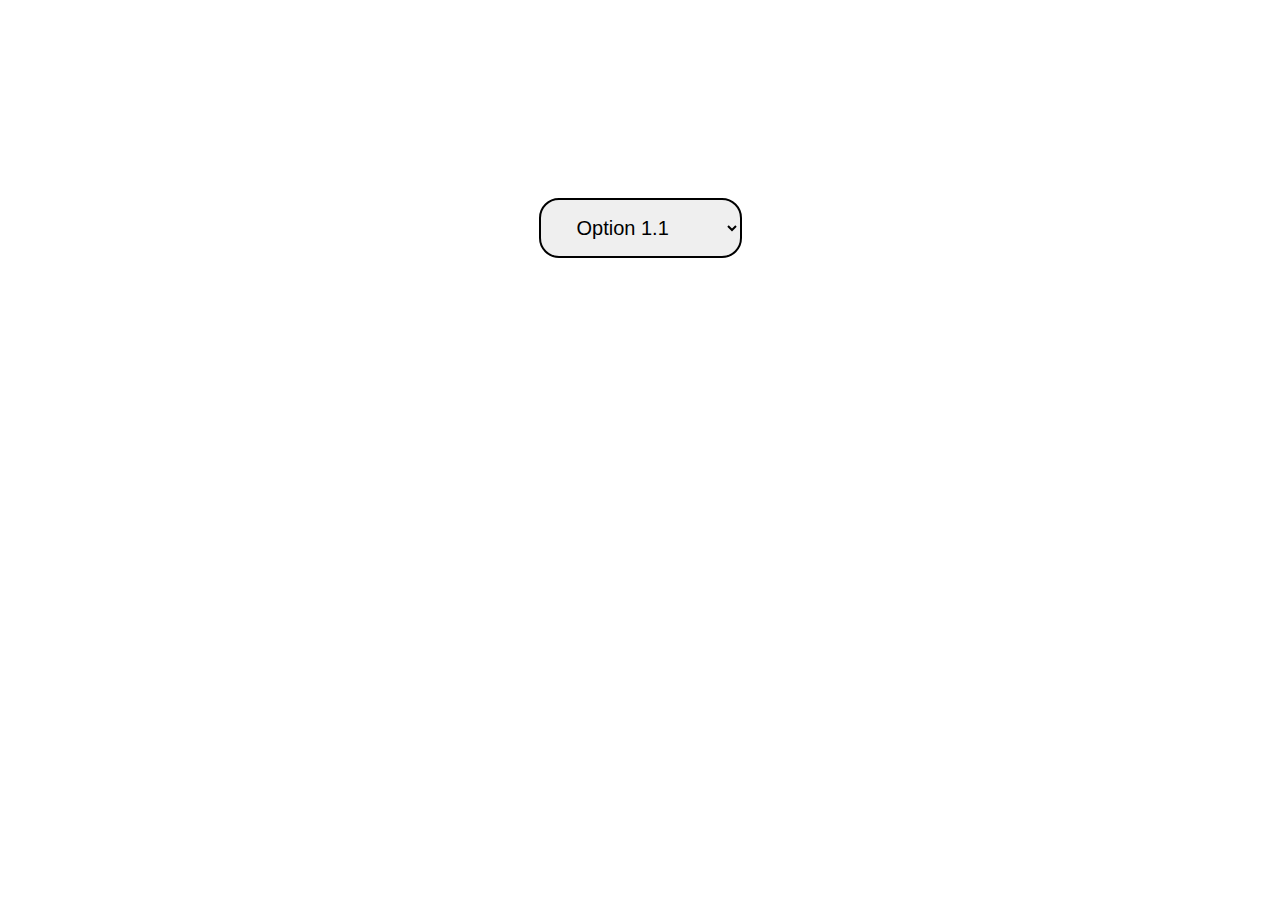
<file: task_01/submission/index.html>
<!DOCTYPE html>
<html lang="en">

<head>
    <meta charset="UTF-8">
    <meta name="viewport" content="width=device-width, initial-scale=1.0">
    <title>Select Element</title>

    <style>
        * {
            padding: 0;
            margin: 0;
            box-sizing: border-box;
        }

        select {
            text-transform: capitalize;
            display: block;
            margin: 22vh auto;
            border: 2px solid;
            border-radius: 20px;
            padding: 1rem 2rem;
            font-size: 1.25rem;
        }
    </style>
</head>

<body>
    <select name="dropdown" id="">
        <optgroup label="group 1">
            <option value="">option 1.1</option>
        </optgroup>

        <optgroup label="group 2">
            <option value="">option 2.1</option>
            <option value="">option 2.2</option>
        </optgroup>

        <optgroup label="group 3" disabled>
            <option value="">option 3.1</option>
            <option value="">option 3.2</option>
            <option value="">option 3.3</option>
        </optgroup>
    </select>
</body>

</html>
</file>
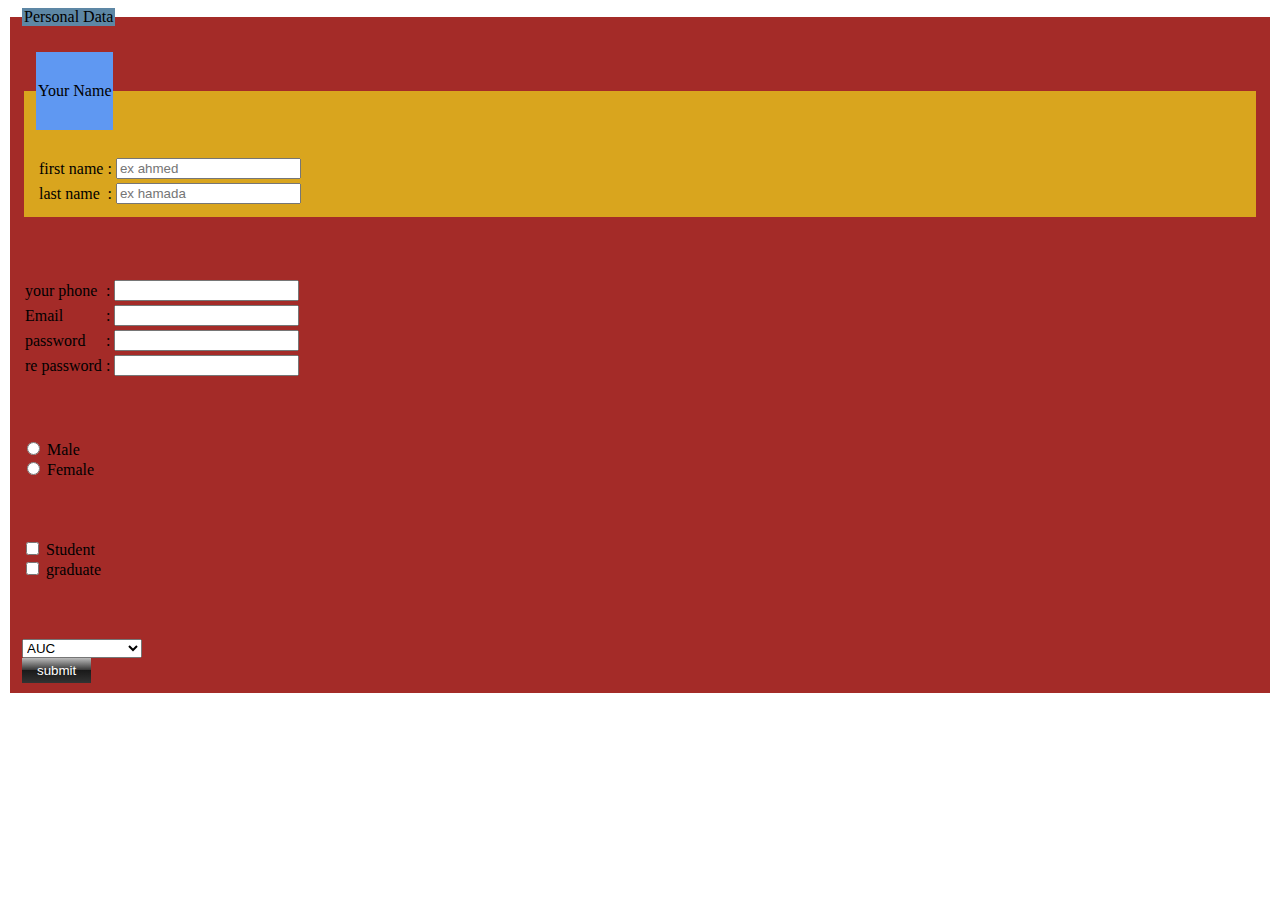
<file: task_02/submission/index.html>
<!DOCTYPE html>
<html lang="en">

<head>
    <meta charset="UTF-8">
    <meta name="viewport" content="width=device-width, initial-scale=1.0">
    <title>Form</title>

    <style>
        * {
            box-sizing: border-box;
        }

        fieldset {
            border: 0;
        }

        .personal-data {
            background-color: #a42b28;

            & legend {
                background-color: #5d87a5;
                text-transform: capitalize;
            }

            .your-name {
                background-color: #d9a51e;
                margin-top: 20px;


                & legend {
                    margin-bottom: 20px;
                    padding-block: 30px;
                    background-color: #5f98f2;
                }
            }

            .form-table-rest,
            .radio,
            .checkbox,
            select {
                margin-top: 60px;
            }


            select {
                width: 120px;
            }

            button {
                padding: 5px 15px;
                color: white;
                background-image: linear-gradient(0deg, hsla(0.0, 0.0%, 20.0%, 1.00) 0.0%,
                        hsla(0.0, 0.0%, 10.0%, 1.00) 50.5%,
                        hsla(0.0, 0.0%, 20.0%, 1.00) 50.7%,
                        rgb(187, 187, 187) 100.0%);
                border: 0;
            }
        }
    </style>
</head>

<body>
    <form action="#">
        <fieldset class="personal-data">
            <legend>personal data</legend>

            <fieldset class="your-name">
                <legend>your name</legend>

                <table class="form-table">
                    <tr>
                        <td class="label-cell"><label for="firstName">first name</label></td>
                        <td class="colon-cell">:</td>
                        <td class="input-cell"><input type="text" id="firstName" placeholder="ex ahmed"></td>
                    </tr>
                    <tr>
                        <td class="label-cell"><label for="lastName">last name</label></td>
                        <td class="colon-cell">:</td>
                        <td class="input-cell"><input type="text" id="lastName" placeholder="ex hamada"></td>
                    </tr>
                </table>

            </fieldset>

            <table class="form-table-rest">
                <tr>
                    <td class="label-cell"><label for="phone">your phone</label></td>
                    <td class="colon-cell">:</td>
                    <td class="input-cell"><input type="text" id="phone"></td>
                </tr>
                <tr>
                    <td class="label-cell"><label for="email">Email</label></td>
                    <td class="colon-cell">:</td>
                    <td class="input-cell"><input type="text" id="email"></td>
                </tr>
                <tr>
                    <td class="label-cell"><label for="password">password</label></td>
                    <td class="colon-cell">:</td>
                    <td class="input-cell"><input type="text" id="password"></td>
                </tr>
                <tr>
                    <td class="label-cell"><label for="repassword">re password</label></td>
                    <td class="colon-cell">:</td>
                    <td class="input-cell"><input type="text" id="repassword"></td>
                </tr>
            </table>

            <div class="radio">
                <input type="radio" id="male" name="male" value="male" />
                <label for="male">Male</label>
                <br>
                <input type="radio" id="female" name="female" value="female" />
                <label for="female">Female</label>
            </div>

            <div class="checkbox">
                <input type="checkbox" id="student" name="student" value="student" />
                <label for="make">Student</label>
                <br>
                <input type="checkbox" id="graduate" name="graduate" value="graduate" />
                <label for="make">graduate</label>
            </div>

            <select name="colleges" id="colleges">
                <option value="auc">AUC</option>
                <option value="buc">BUC</option>
                <option value="cuc">CUC</option>
                <option value="zuc">ZUC</option>
            </select>
            <br>
            <button>submit</button>
        </fieldset>


    </form>
</body>

</html>
</file>
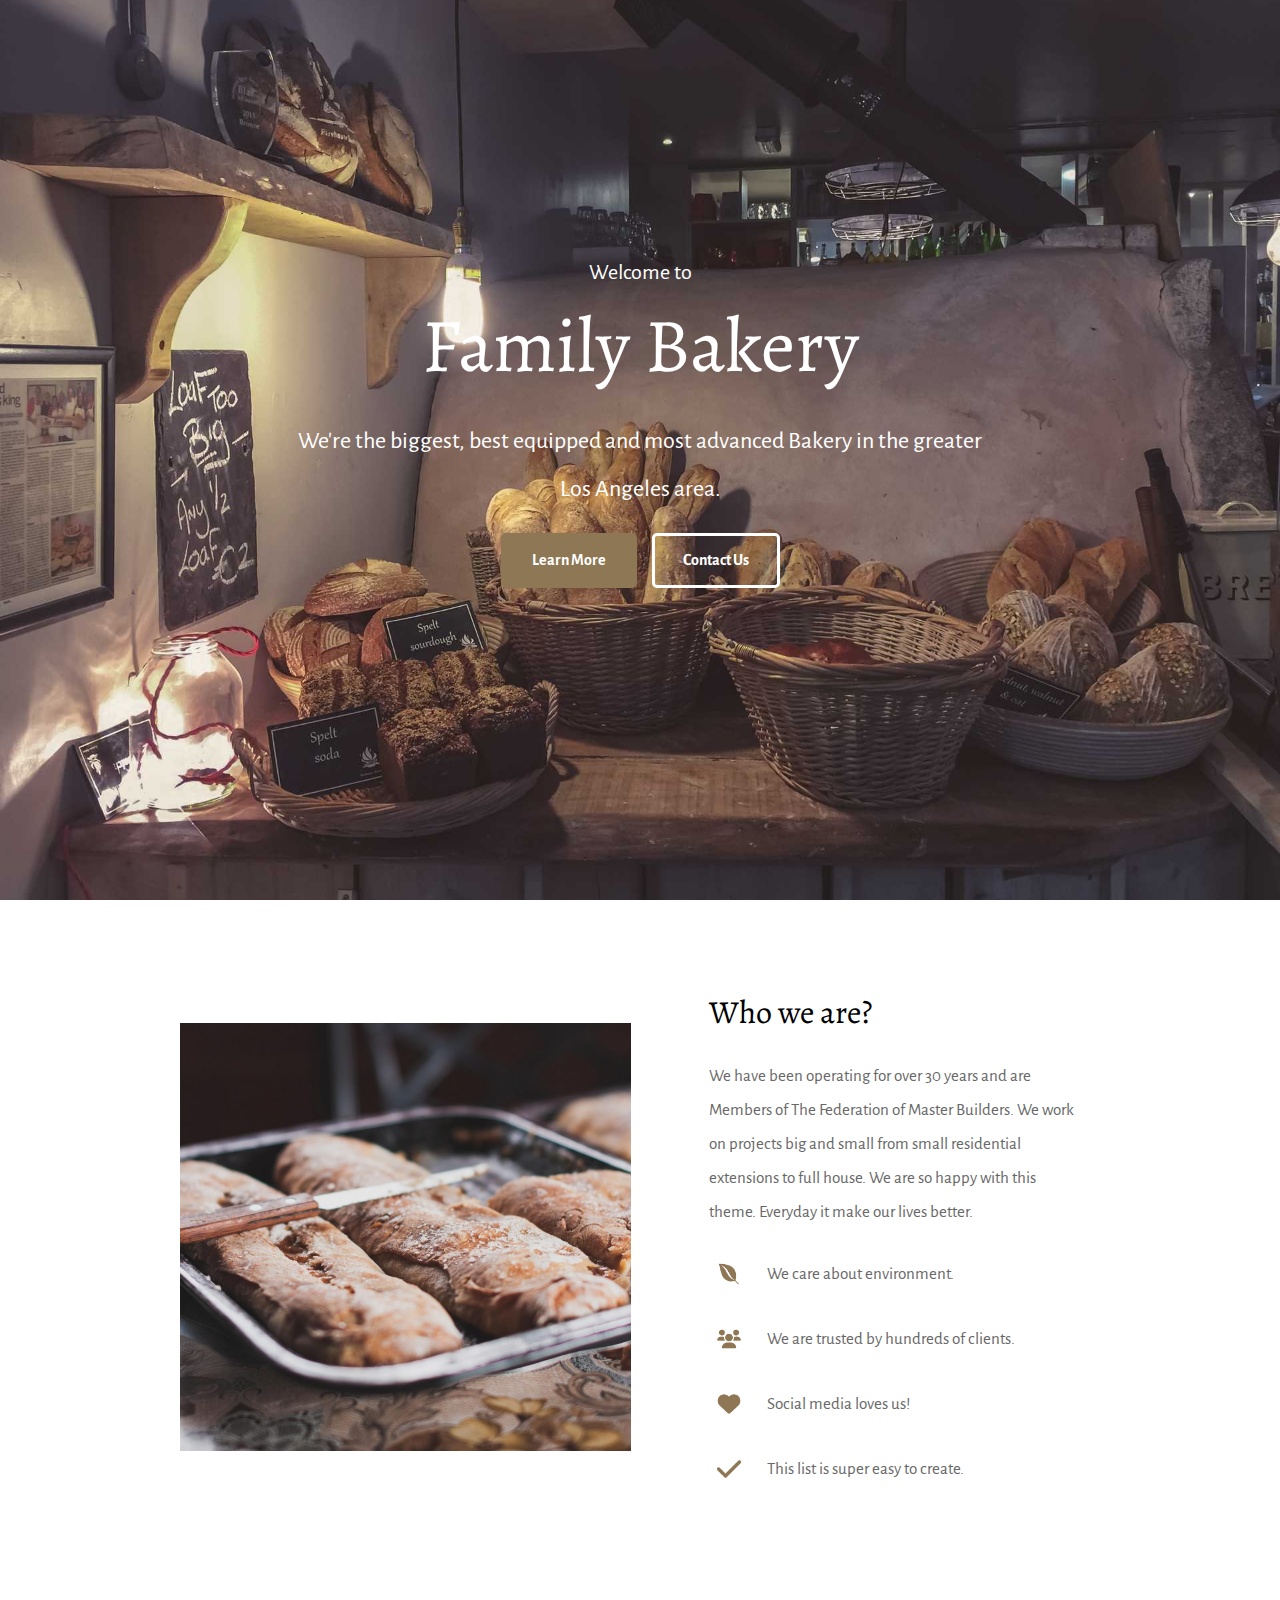
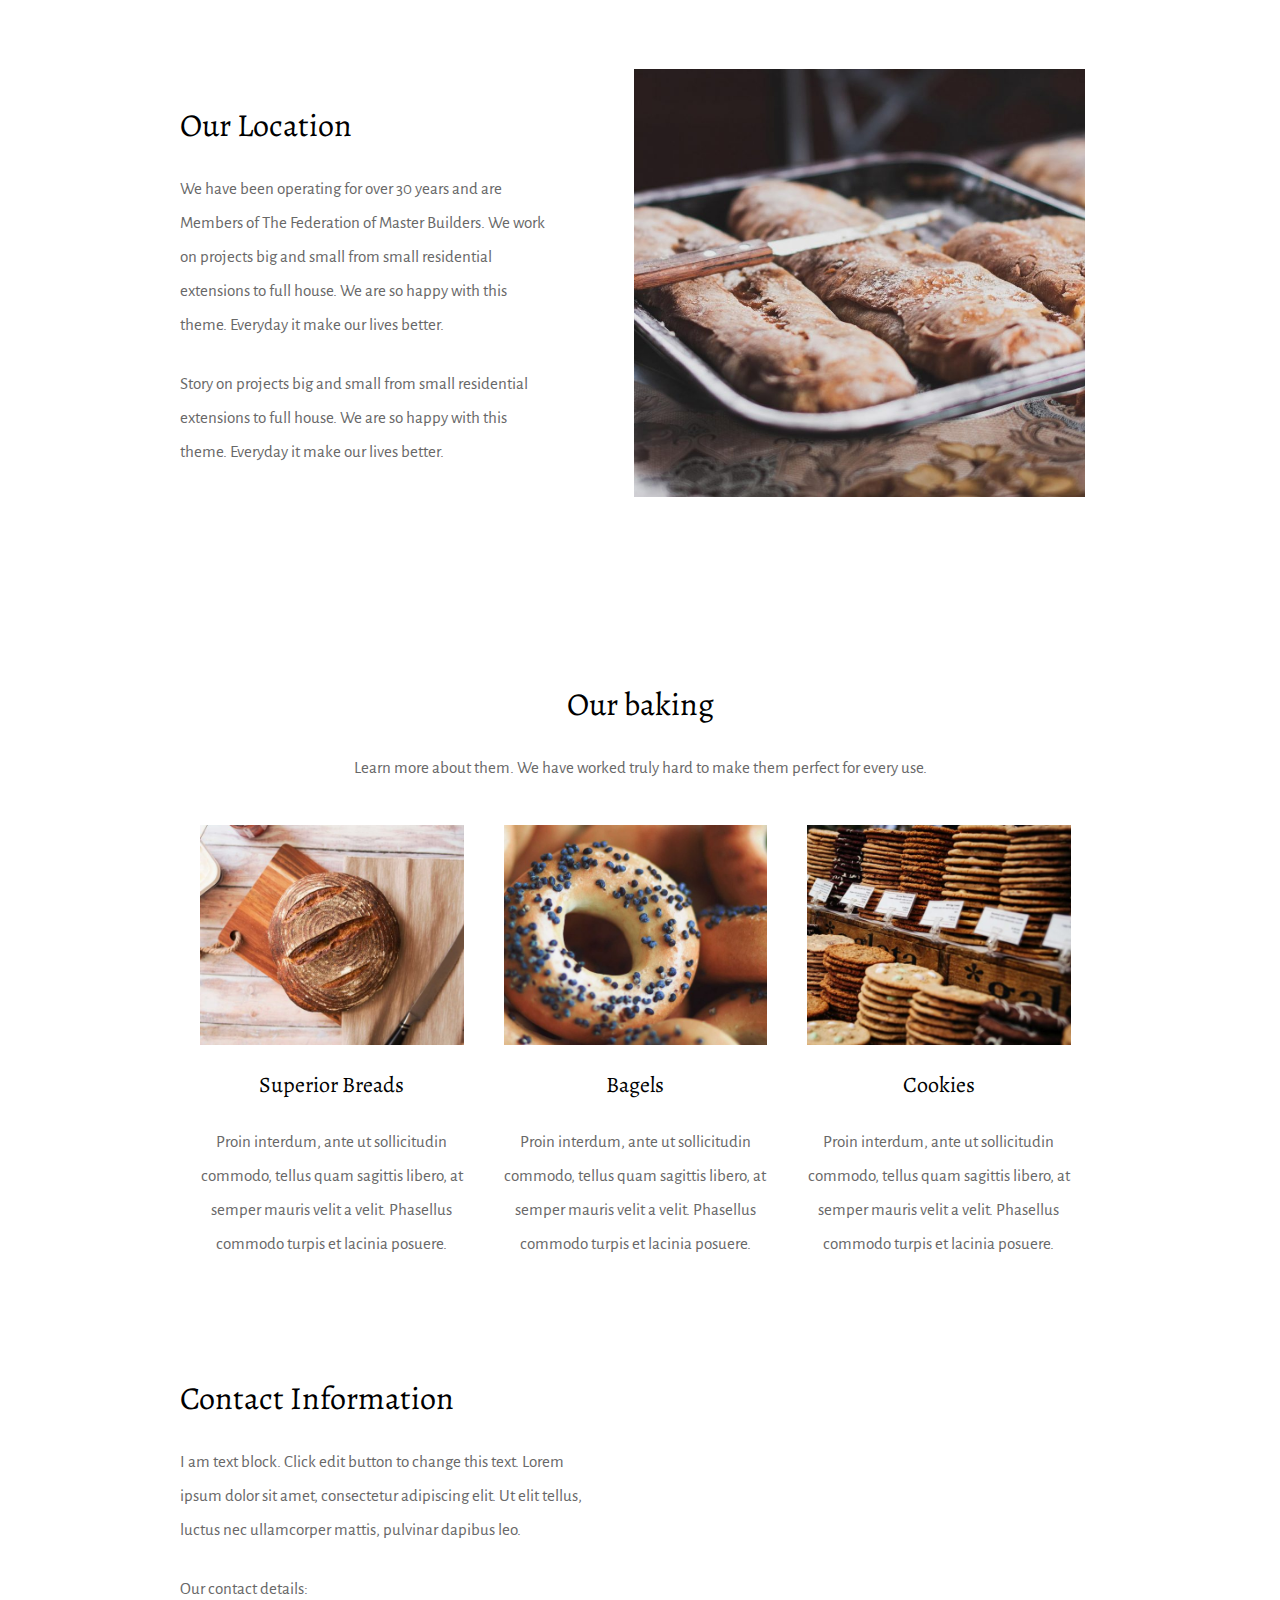
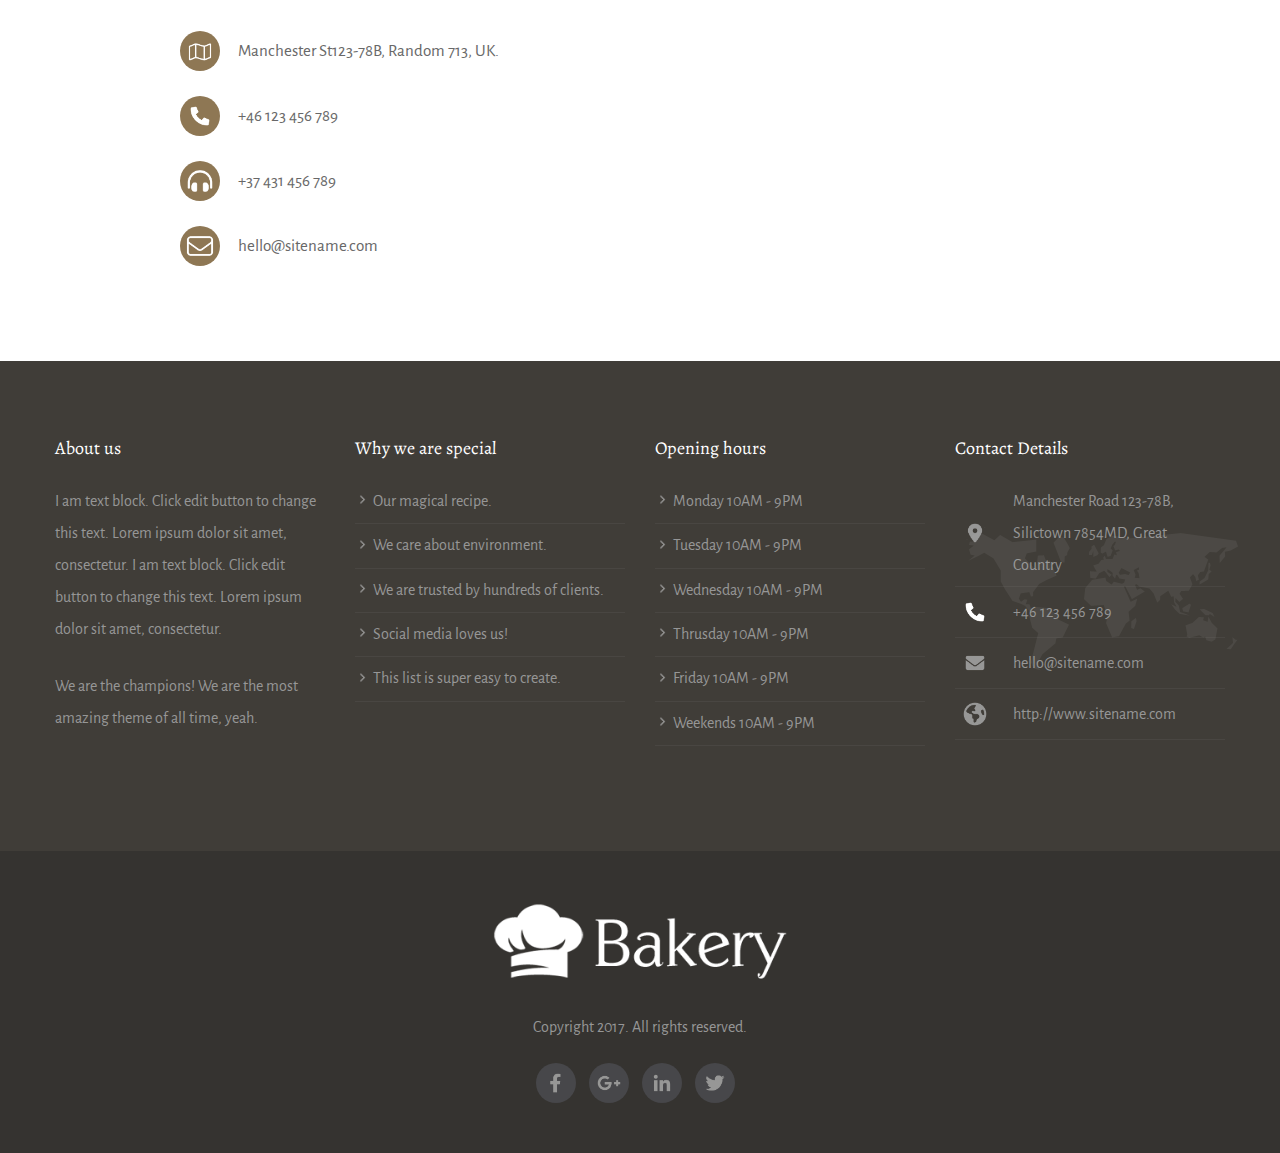
<file: task_04/submission/index.html>
<!DOCTYPE html>
<html lang="en">

<head>
    <meta charset="UTF-8">
    <meta name="viewport" content="width=device-width, initial-scale=1.0">
    <link rel="preconnect" href="https://fonts.googleapis.com">
    <link rel="preconnect" href="https://fonts.gstatic.com" crossorigin>
    <link href="https://fonts.googleapis.com/css2?family=Alegreya&family=Alegreya+Sans:wght@400;700&display=swap"
        rel="stylesheet">
    <link rel="stylesheet" href="style.css">
    <title>Engage Bakery - Just another Engage theme Demos site</title>
</head>

<body>
    <!-- Section-Start: Home -->
    <section id="home">
        <div class="hero">
            <p class="welcome">Welcome to</p>
            <h1 class="hero-heading">Family Bakery</h1>
            <p class="hero-text">We're the biggest, best equipped and most advanced Bakery in the greater Los Angeles
                area.</p>
            <div class="buttons">
                <button class="highlight">Learn More</button>
                <button>Contact Us</button>
            </div>
        </div>
    </section>
    <!-- Section-End: Home -->
    <!-- Section-Start: Who we are -->
    <section id="who">
        <div class="container">
            <div class="img-container">
                <img src="../Images/alexandru-stavrica.jpg" alt="">
            </div>
            <article class="our-story">
                <h2>Who we are?</h2>
                <p>We have been operating for over 30 years and are Members of The Federation of Master Builders. We
                    work on projects big and small from small residential extensions to full house. We are so happy with
                    this theme. Everyday it make our lives better.</p>
                <ul>
                    <li>
                        <span class="icon"><img src="../Images/Icons/leaf.png" alt=""></span>
                        <span class="list-text">We care about environment.</span>
                    </li>
                    <li>
                        <span class="icon"><img src="../Images/Icons/people.png" alt=""></span>
                        <span class="list-text">We are trusted by hundreds of clients.</span>
                    </li>
                    <li>
                        <span class="icon"><img src="../Images/Icons/heart.png" alt=""></span>
                        <span class="list-text">Social media loves us!</span>
                    </li>
                    <li>
                        <span class="icon"><img src="../Images/Icons/check.png" alt=""></span>
                        <span class="list-text">This list is super easy to create.</span>
                    </li>
                </ul>
            </article>
        </div>
    </section>
    <!-- Section-End: Who we are -->
    <!-- Section-Start: Our Location -->
    <section id="location">
        <div class="container">
            <article class="our-location">
                <h2>Our Location</h2>
                <p>We have been operating for over 30 years and are Members of The Federation of Master Builders. We
                    work on
                    projects big and small from small residential extensions to full house. We are so happy with this
                    theme.
                    Everyday it make our lives better.</p>
                <p>Story on projects big and small from small residential extensions to full house. We are so happy with
                    this theme. Everyday it make our lives better.</p>
            </article>
            <div class="img-container">
                <img src="../Images/alexandru-stavrica.jpg" alt="">
            </div>
        </div>
    </section>
    <!-- Section-End Our Location -->
    <!-- Section-Start Our Baking -->
    <section id="baking">
        <div class="container">
            <h2>Our baking</h2>
            <p>Learn more about them. We have worked truly hard to make them perfect for every use.</p>
            <div class="cards">
                <div class="card">
                    <div class="card-img-container">
                        <img src="../Images/ben-garratt.jpg" alt="">
                    </div>
                    <h3>Superior Breads</h3>
                    <p>Proin interdum, ante ut sollicitudin commodo, tellus quam sagittis libero, at semper mauris velit
                        a velit. Phasellus commodo turpis et lacinia posuere.</p>
                </div>
                <div class="card">
                    <div class="card-img-container">
                        <img src="../Images/stas-ovsky.jpg" alt="">
                    </div>
                    <h3>Bagels</h3>
                    <p>Proin interdum, ante ut sollicitudin commodo, tellus quam sagittis libero, at semper mauris velit
                        a velit. Phasellus commodo turpis et lacinia posuere.</p>
                </div>
                <div class="card">
                    <div class="card-img-container">
                        <img src="../Images/clem-onojeghuo.jpg" alt="">
                    </div>
                    <h3>Cookies</h3>
                    <p>Proin interdum, ante ut sollicitudin commodo, tellus quam sagittis libero, at semper mauris velit
                        a velit. Phasellus commodo turpis et lacinia posuere.</p>
                </div>
            </div>
        </div>
    </section>
    <!-- Section-End Our Baking -->
    <!-- Section-Start contact -->
    <section id="contact" class="clearfix">
        <div class="container">
            <article class="contact-info">
                <h2>Contact Information</h2>
                <p>I am text block. Click edit button to change this text. Lorem ipsum dolor sit amet, consectetur
                    adipiscing elit. Ut elit tellus, luctus nec ullamcorper mattis, pulvinar dapibus leo. </p>
                <p>Our contact details:</p>
                <ul>
                    <li>
                        <span class="icon circle">
                            <img src="../Images/Icons/map.png" alt="">
                        </span>
                        <span class="list-text">Manchester St123-78B, Random 713, UK.</span>
                    </li>
                    <li>
                        <span class="icon circle">
                            <img src="../Images/Icons/phone.png" alt="">
                        </span>
                        <span class="list-text">+46 123 456 789</span>
                    </li>
                    <li>
                        <span class="icon circle">
                            <img src="../Images/Icons/headphone.png" alt="">
                        </span>
                        <span class="list-text">+37 431 456 789</span>
                    </li>
                    <li>
                        <span class="icon circle">
                            <img src="../Images/Icons/email.png" alt="">
                        </span>
                        <span class="list-text">hello@sitename.com</span>
                    </li>
                </ul>
            </article>

            <div class="img-container">
                <iframe
                    src="https://www.google.com/maps/embed?pb=!1m18!1m12!1m3!1d75993.40364989315!2d-2.3793496825686375!3d53.47214402109396!2m3!1f0!2f0!3f0!3m2!1i1024!2i768!4f13.1!3m3!1m2!1s0x487a4d4c5226f5db%3A0xd9be143804fe6baa!2sManchester%2C%20UK!5e0!3m2!1sen!2seg!4v1721107062960!5m2!1sen!2seg"
                    width="800" height="600" style="border:0;" allowfullscreen="" loading="lazy"
                    referrerpolicy="no-referrer-when-downgrade"></iframe>
            </div>
        </div>
    </section>
    <!-- Section-End: Contact -->

    <!-- Footer -->
    <footer>
        <nav class="footer-first">
            <div class="footer-container">
                <div class="about-us float-left">
                    <h4>About us</h4>
                    <p>I am text block. Click edit button to change this text. Lorem ipsum dolor sit amet, consectetur.
                        I am
                        text block. Click edit button to change this text. Lorem ipsum dolor sit amet, consectetur.</p>
                    <p>We are the champions! We are the most amazing theme of all time, yeah.</p>
                </div>
                <div class="special float-left">
                    <h4>Why we are special</h4>
                    <ul>
                        <li>
                            <span class="icon arrow"><img src="../Images/Icons/arrow.png" alt=""></span>
                            <span class="list-text arrow">Our magical recipe.</span>
                        </li>
                        <li>
                            <span class="icon arrow"><img src="../Images/Icons/arrow.png" alt=""></span>
                            <span class="list-text arrow">We care about environment.</span>
                        </li>
                        <li>
                            <span class="icon arrow"><img src="../Images/Icons/arrow.png" alt=""></span>
                            <span class="list-text arrow">We are trusted by hundreds of clients.</span>
                        </li>
                        <li>
                            <span class="icon arrow"><img src="../Images/Icons/arrow.png" alt=""></span>
                            <span class="list-text arrow">Social media loves us!</span>
                        </li>
                        <li>
                            <span class="icon arrow"><img src="../Images/Icons/arrow.png" alt=""></span>
                            <span class="list-text arrow">This list is super easy to create.</span>
                        </li>
                    </ul>
                </div>
                <div class="hours float-left">
                    <h4>Opening hours</h4>
                    <ul>
                        <li>
                            <span class="icon arrow"><img src="../Images/Icons/arrow.png" alt=""></span>
                            <span class="list-text arrow">Monday 10AM - 9PM</span>
                        </li>
                        <li>
                            <span class="icon arrow"><img src="../Images/Icons/arrow.png" alt=""></span>
                            <span class="list-text arrow">Tuesday 10AM - 9PM</span>
                        </li>
                        <li>
                            <span class="icon arrow"><img src="../Images/Icons/arrow.png" alt=""></span>
                            <span class="list-text arrow">Wednesday 10AM - 9PM</span>
                        </li>
                        <li>
                            <span class="icon arrow"><img src="../Images/Icons/arrow.png" alt=""></span>
                            <span class="list-text arrow">Thrusday 10AM - 9PM</span>
                        </li>
                        <li>
                            <span class="icon arrow"><img src="../Images/Icons/arrow.png" alt=""></span>
                            <span class="list-text arrow">Friday 10AM - 9PM</span>
                        </li>
                        <li>
                            <span class="icon arrow"><img src="../Images/Icons/arrow.png" alt=""></span>
                            <span class="list-text arrow">Weekends 10AM - 9PM</span>
                        </li>
                    </ul>
                </div>
                <div class="contact-details float-left">
                    <h4>Contact Details</h4>
                    <ul>
                        <li class="address">
                            <span class="icon"><img src="../Images/Icons/location.png" alt=""></span>
                            <span class="list-text">Manchester Road 123-78B, Silictown 7854MD, Great
                                Country</span>
                        </li>
                        <li>
                            <span class="icon"><img src="../Images/Icons/phone.png" alt=""></span>
                            <span class="list-text">+46 123 456 789</span>
                        </li>
                        <li>
                            <span class="icon"><img src="../Images/Icons/email-solid.png" alt=""></span>
                            <span class="list-text">hello@sitename.com</span>
                        </li>
                        <li>
                            <span class="icon"><img src="../Images/Icons/earth.png" alt=""></span>
                            <span class="list-text"><a href="http://www.sitename.com">http://www.sitename.com</a></span>

                        </li>
                    </ul>
                </div>
                <div class="clearfix"></div>
            </div>
        </nav>

        <div class="logo">
            <div class="logo-container">
                <img src="../Images/bakery-light-1.png" alt="">
            </div>
            <p class="copyright">
                Copyright 2017. All rights reserved.</p>
            <div class="socials">
                <span class="icon circle">
                    <a href="#">
                        <img src="../Images/Icons/facebook.png" alt="">
                    </a>
                </span>
                <span class="icon circle">
                    <a href="#">
                        <img src="../Images/Icons/google.png" alt="">
                    </a>
                </span>
                <span class="icon circle">
                    <a href="#">
                        <img src="../Images/Icons/linkedin.png" alt="">
                    </a>
                </span>
                <span class="icon circle">
                    <a href="#">
                        <img src="../Images/Icons/twitter.png" alt="">
                    </a>
                </span>
            </div>
        </div>
    </footer>
</body>

</html>
</file>
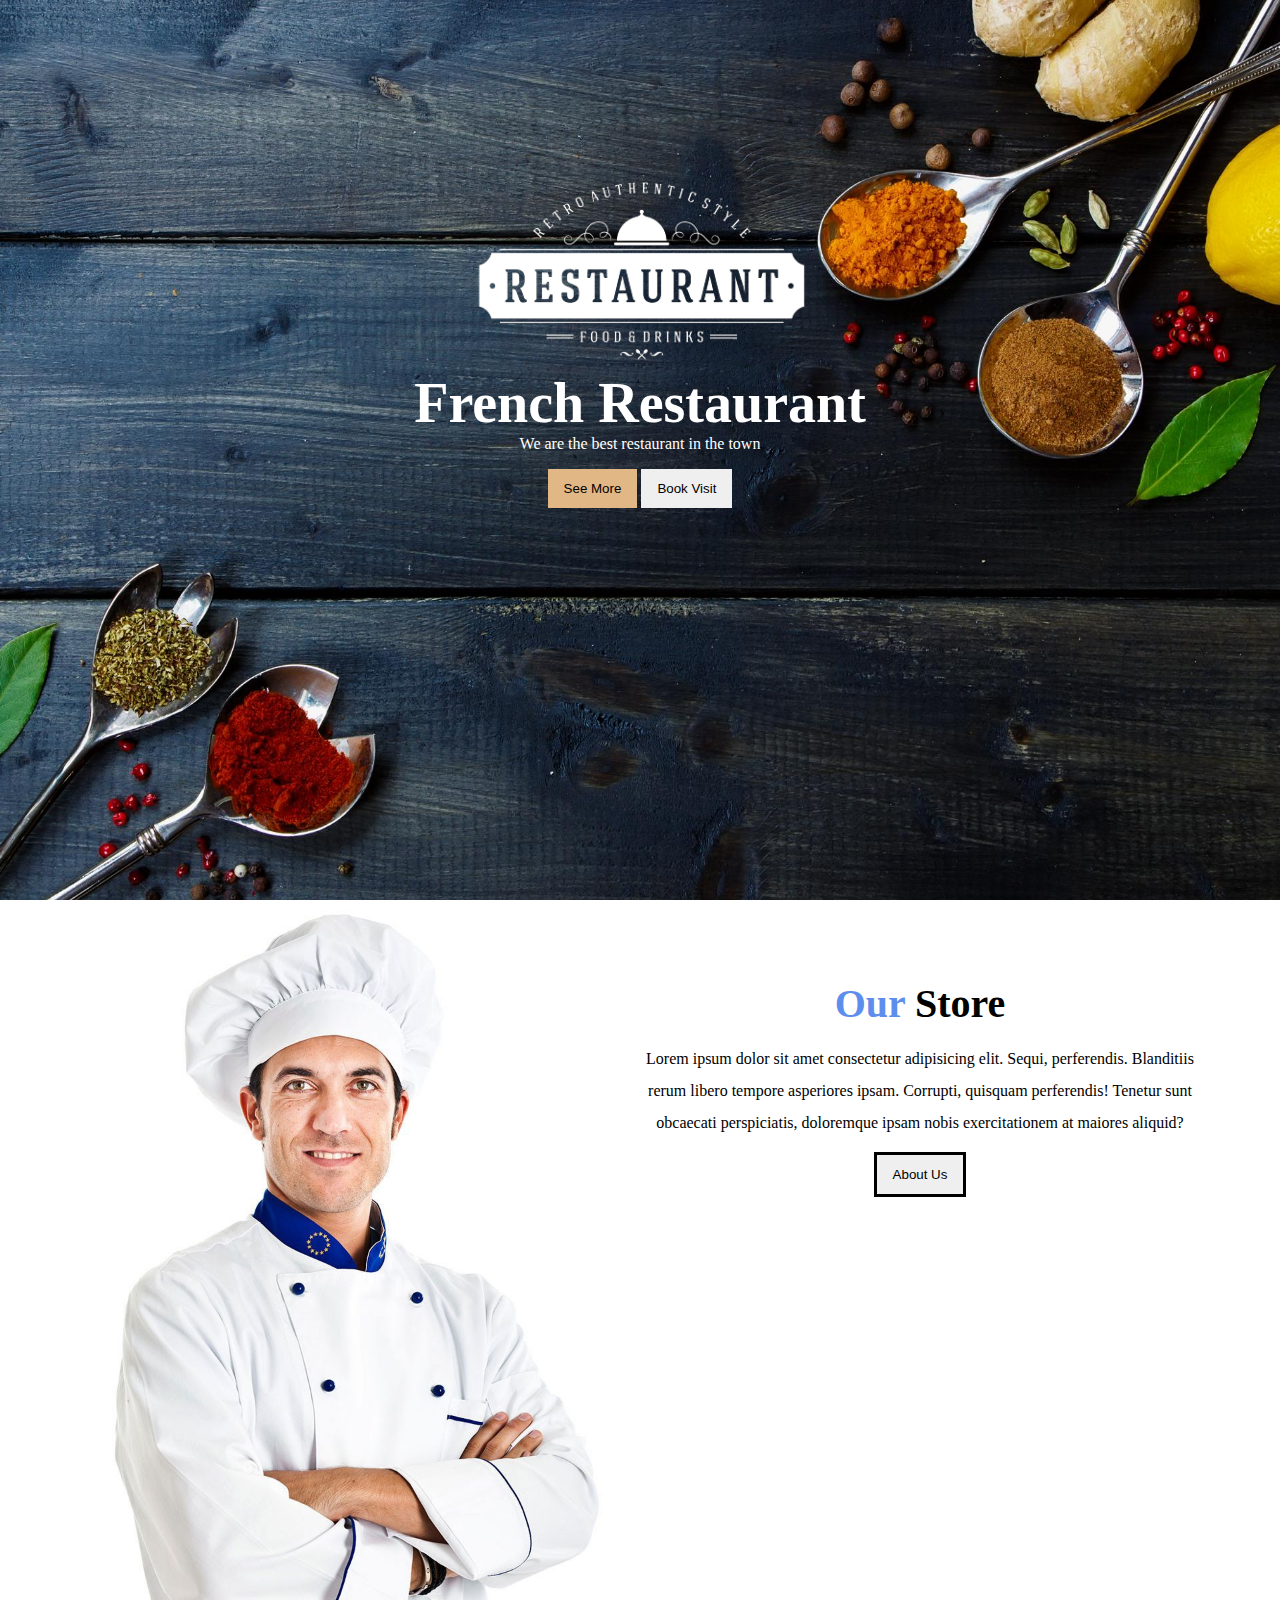
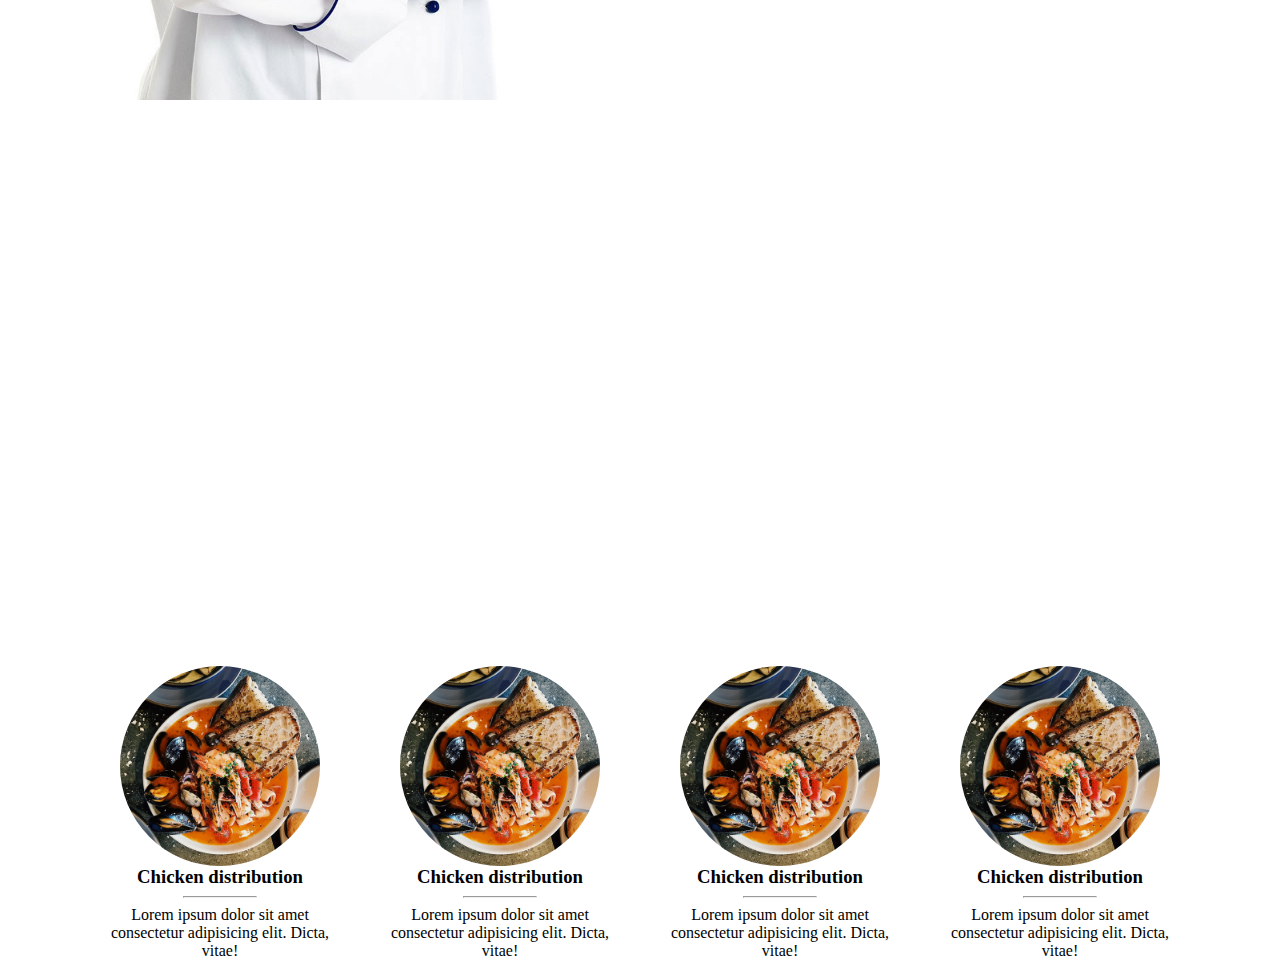
<file: task_05/submission/index.html>
<!DOCTYPE html>
<html lang="en">

<head>
    <meta charset="UTF-8">
    <meta name="viewport" content="width=device-width, initial-scale=1.0">
    <link rel="stylesheet" href="style.css">
    <title>Restaurant</title>
</head>

<body>
    <header>
        <div class="hero">
            <div class="logo-container">
                <img src="../images/restaurant.png" alt="">
            </div>
            <h1 class="text-white text-center">French Restaurant</h1>
            <p class="text-white text-center">We are the best restaurant in the town</p>
            <div class="btns text-center">
                <button class="background-color-01">see more</button>
                <button>book visit</button>
            </div>
        </div>
    </header>

    <section class="our-store">
        <div class="container">
            <div class="img-container float-left">
                <img src="../images/chef-2.jpg" alt="">
            </div>

            <div class="our-store-caption text-center float-right">
                <h2><span class="text-color-02">Our</span> Store</h2>
                <p>Lorem ipsum dolor sit amet consectetur adipisicing elit. Sequi, perferendis. Blanditiis rerum libero
                    tempore asperiores ipsam. Corrupti, quisquam perferendis! Tenetur sunt obcaecati perspiciatis,
                    doloremque ipsam nobis exercitationem at maiores aliquid?</p>
                <button class="text-center">about us</button>
            </div>

        </div>
    </section>

    <section class="bg-attch clearfix"></section>

    <section class="dishes">
        <div class="container">
            <div class="cards">
                <div class="card float-left">
                    <div class="img-container">
                        <img src="../images/seafood-3.jpg" alt="">
                    </div>
                    <h3 class="text-center">Chicken distribution</h3>
                    <hr>
                    <p class="text-center">Lorem ipsum dolor sit amet consectetur adipisicing elit. Dicta, vitae!</p>
                </div>
                <div class="card float-left">
                    <div class="img-container">
                        <img src="../images/seafood-3.jpg" alt="">
                    </div>
                    <h3 class="text-center">Chicken distribution</h3>
                    <hr>
                    <p class="text-center">Lorem ipsum dolor sit amet consectetur adipisicing elit. Dicta, vitae!</p>
                </div>
                <div class="card float-left">
                    <div class="img-container">
                        <img src="../images/seafood-3.jpg" alt="">
                    </div>
                    <h3 class="text-center">Chicken distribution</h3>
                    <hr>
                    <p class="text-center">Lorem ipsum dolor sit amet consectetur adipisicing elit. Dicta, vitae!</p>
                </div>
                <div class="card float-left">
                    <div class="img-container">
                        <img src="../images/seafood-3.jpg" alt="">
                    </div>
                    <h3 class="text-center">Chicken distribution</h3>
                    <hr>
                    <p class="text-center">Lorem ipsum dolor sit amet consectetur adipisicing elit. Dicta, vitae!</p>
                </div>
                <div class="clearfix"></div>
            </div>
        </div>
    </section>
</body>

</html>
</file>
<file: task_04/submission/style.css>
* {
  padding: 0;
  margin: 0;
  box-sizing: border-box;
}
.clearfix {
  clear: both;
}

.float-left {
  float: left;
}
ul {
  list-style: none;
}

a {
  text-decoration: none;
}

body {
  font-family: "Alegreya Sans", sans-serif;
  font-weight: 400;
  font-style: normal;
}

button {
  font-family: "Alegreya Sans", sans-serif;
  font-weight: 700;
  font-style: normal;
  font-size: 16px;
  color: white;
  border: solid;
  padding: 15px 28px;
  margin-top: 20px;
  background-color: transparent;
  cursor: pointer;
  border-radius: 5px;
}

button.highlight {
  border: #8e7754 solid;
  background-color: #8e7754;
  margin-right: 12px;
}

h1 {
  font-size: 76px;
}

h2 {
  font-size: 32px;
}
h3 {
  font-size: 22px;
}
h4 {
  font-size: 18px;
}

h1,
h2,
h3,
h4 {
  font-family: "Alegreya", serif;
  font-optical-sizing: auto;
  font-weight: 400;
  font-style: normal;
}

p {
  line-height: 2;
}

p,
ul,
li {
  margin-top: 25px;
  color: rgb(104, 104, 104);
  font-size: 17px;
}
img,
iframe {
  width: 100%;
}

span.list-text {
  padding-left: 15px;
  vertical-align: middle;
  display: inline-block;
}
span.icon {
  display: inline-block;
  width: 40px;
  height: 40px;
  vertical-align: middle;
}
span.icon.circle {
  background-color: #8e7754;
  border-radius: 1000px;
}

/* home section */
#home {
  background: url("../Images/drew-coffman-1872.jpg") no-repeat center/cover;
  min-height: 100vh;
  text-align: center;
  overflow: hidden;
  color: white;
}

#home .hero {
  margin: 250px auto 0px;
  max-width: 700px;
}

#home .hero .welcome {
  font-size: 22px;
  color: white;
}

#home .hero .hero-text {
  font-size: 24px;
  margin-top: 20px;
  color: white;
}

/* Sections shared styles */

.container {
  padding: 90px 180px;
}

.container .img-container {
  width: 49%;
  display: inline-block;
  vertical-align: middle;
}

.container article {
  width: 49%;
  display: inline-block;
  vertical-align: middle;
}

/* Who section specific */
#who .container article {
  padding-left: 75px;
}

/* our location section specific styles */
#location .container article {
  padding-right: 75px;
}
/* Baking section specific styles */
#baking {
  text-align: center;
}
#baking .cards {
  margin-top: 20px;
}
#baking .cards .card {
  float: left;
  width: 33%;
  padding: 20px;
}
#baking .cards .card h3 {
  margin-top: 20px;
}
/* contact section specific styles */
#contact .container article {
  padding-right: 30px;
}
#contact .img-container {
  height: 500px;
}
#contact .img-container iframe {
  height: 100%;
}

/* footer */
.footer-container {
  padding-block: 60px;
  max-width: 1200px;
  margin: 0 auto;
}

footer h4 {
  color: white;
}

footer .list-text.arrow {
  padding-left: 0;
  vertical-align: top;
}

footer li {
  border-bottom: 1px solid rgba(255, 255, 255, 0.05);
  margin-top: 5px;
  padding-bottom: 5px;
  line-height: 2;
}

footer .icon.arrow {
  width: 15px;
  height: 100%;
}

footer p,
footer li,
footer a {
  color: rgb(150, 150, 150);
  font-size: 16px;
}

nav.footer-first {
  background-color: #403d38;
}

nav.footer-first .footer-container > div {
  width: 25%;
  padding: 15px;
}

.contact-details {
  position: relative;
}

.contact-details::before {
  content: "";
  position: absolute;
  width: 100%;
  height: 100%;

  background: url("../Images/contact-details-map.png") no-repeat center;
  opacity: 0.2;
}

footer .logo {
  padding: 50px;
  background-color: #353330;
  text-align: center;
}
footer .logo .logo-container {
  width: 25%;
  margin: auto;
}

.socials {
  margin-top: 20px;
}
.logo .socials span {
  margin-right: 10px;
  background-color: #47474a;
}

/* fix to get the icon and the text on the same line */
.contact-details li.address .list-text {
  width: 80%;
}
</file>
<file: task_05/submission/style.css>
* {
  margin: 0;
  padding: 0;
  box-sizing: border-box;
}

:root {
  --color-01: hsl(33, 60%, 70%);
  --color-02: hsl(220, 80%, 65%);
}

.text-color-02 {
  color: var(--color-02);
}

.float-left {
  float: left;
}
.float-right {
  float: right;
}
.clearfix {
  clear: both;
}
img {
  display: block;
  width: 100%;
  object-fit: cover;
}

.text-white {
  color: white;
}
.text-center {
  text-align: center;
}

h1 {
  font-size: 3.5rem;
}
h2 {
  font-size: 2.5rem;
}

.background-color-01 {
  background-color: var(--color-01);
}
button {
  border: 0;
  padding: 0.75rem 1rem;
  text-transform: capitalize;
}
.container {
  padding-inline: 5rem;
}

/* header */
header {
  background: url("../images/bg-home.jpg") no-repeat center/cover;
  min-height: 100vh;
  overflow: hidden;

  & .hero {
    margin-top: 10em;
  }
  & .logo-container {
    width: max(30%, 200px);
    margin: 0 auto;
  }

  & .btns {
    margin-top: 1em;
  }
}

/* our store */
section.our-store {
  height: 100vh;
  overflow: hidden;
  & .container .img-container {
    width: 50%;
  }

  & .container .our-store-caption {
    margin-top: 5em;
    width: 50%;

    & > *:not(:nth-child(1)) {
      margin-top: 1em;
    }
    & p {
      line-height: 2;
    }
    & button {
      border: 3px solid black;
    }
  }
}

/* bg-attach */
section.bg-attch {
  background: url("../images/overlay-img.jpg") no-repeat center/cover;
  background-attachment: fixed;
  height: 50vh;
}

/* dishes */
section.dishes {
  margin-top: 1rem;
  & .card {
    width: 25%;
    padding-inline: 1rem;

    & .img-container {
      overflow: hidden;
      margin: 0 auto;
      width: 200px;
      height: 200px;
      border-radius: 1000px;

      & img {
        transform: scale(1.2) translateX(-14px) translateY(-20px);
      }
    }

    & hr {
      width: 30%;
      margin-block: 0.5rem;
      margin-inline: auto;
    }
  }
}
</file>
